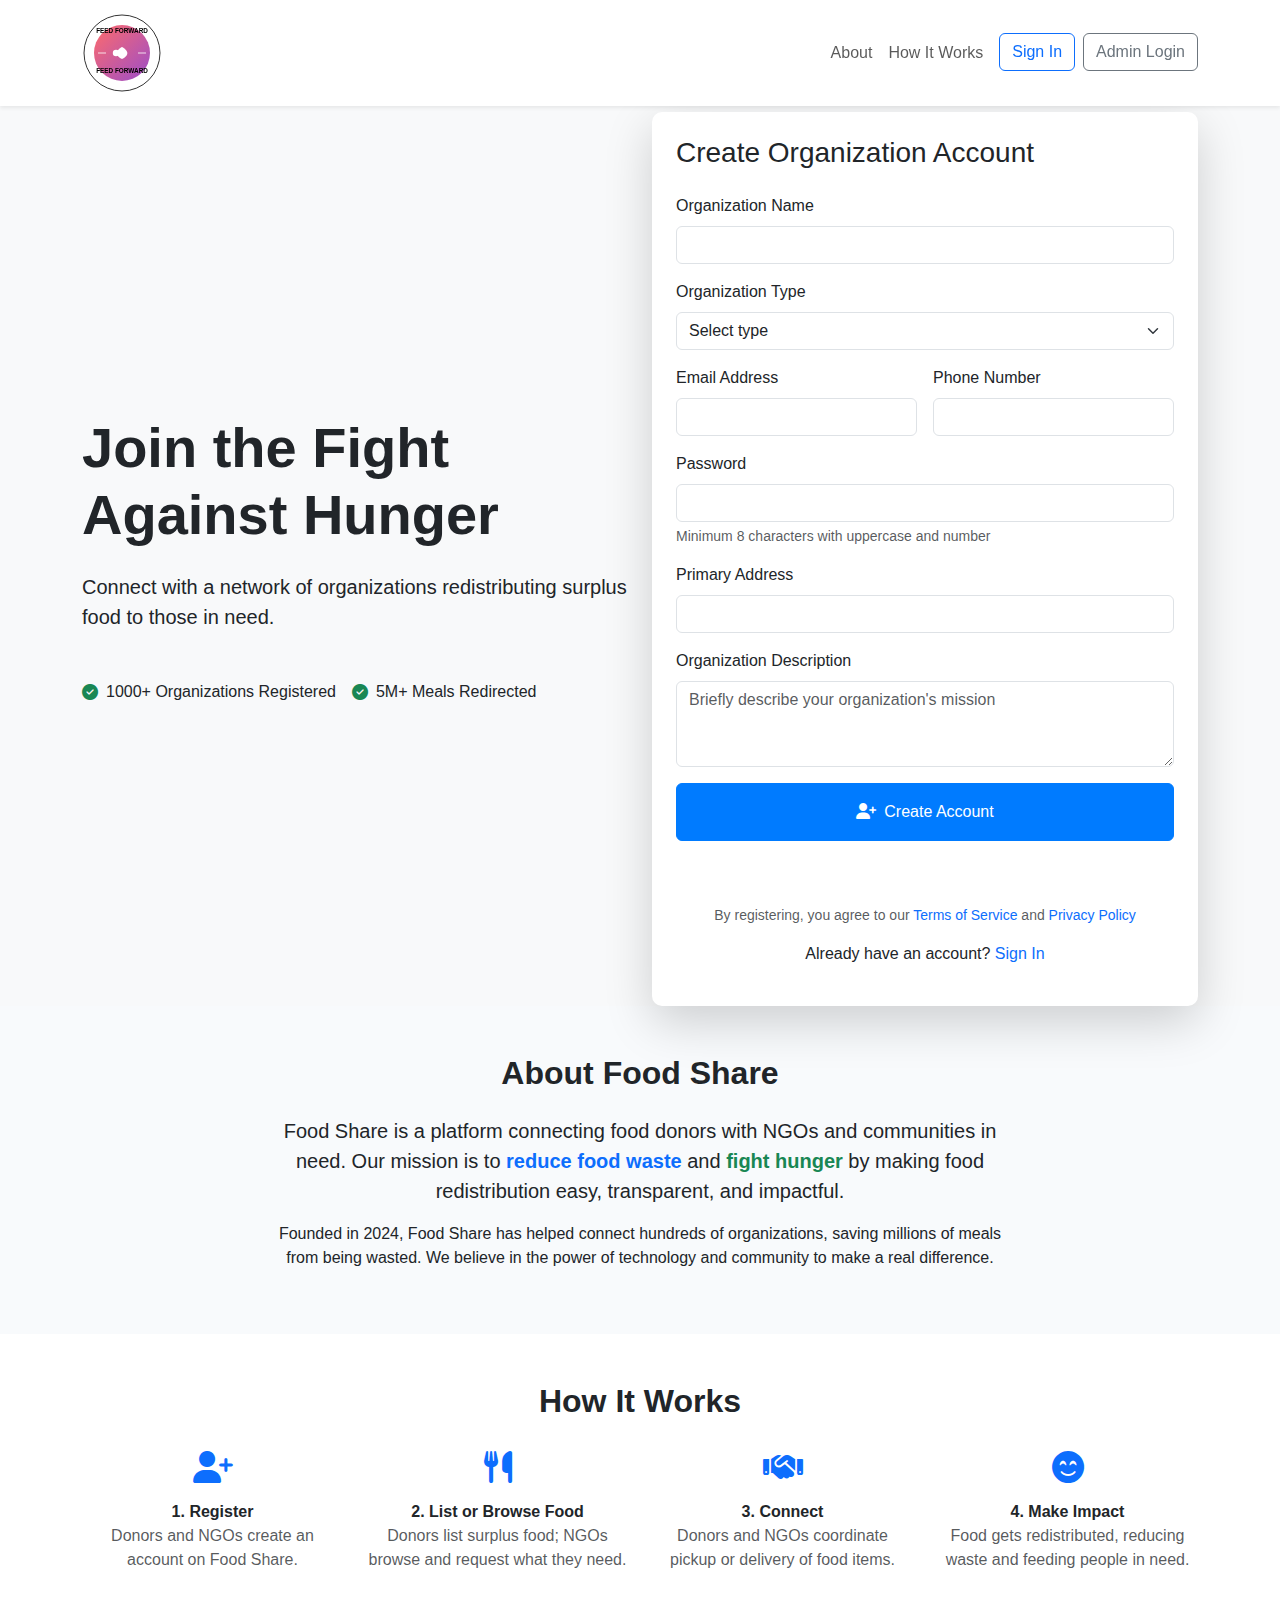
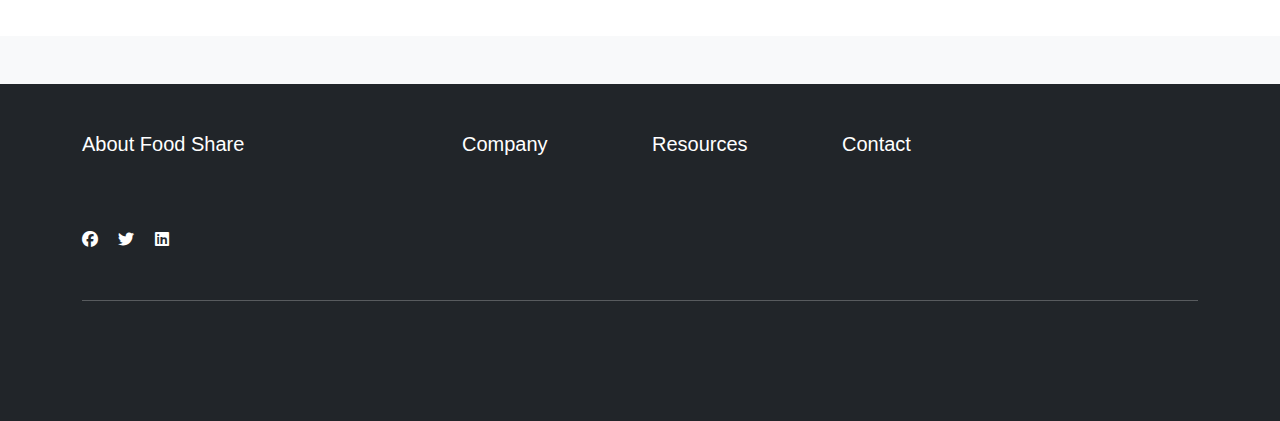
<file: target/classes/static/index.html>
<!DOCTYPE html>
<html lang="en">
<head>
    <meta charset="UTF-8">
    <title>Food Share – Register Your Organization</title>
    <meta name="viewport" content="width=device-width, initial-scale=1.0">
    <meta name="description" content="Join Food Share's network of organizations fighting food waste and hunger. Register your NGO or business to start making an impact today.">
    <link href="https://cdn.jsdelivr.net/npm/bootstrap@5.3.0/dist/css/bootstrap.min.css" rel="stylesheet">
    <link rel="stylesheet" href="https://cdnjs.cloudflare.com/ajax/libs/font-awesome/6.4.0/css/all.min.css">
    <link rel="stylesheet" href="css/style.css">
    <style>
        html {
            scroll-behavior: smooth;
        }
        .section-title {
            font-weight: 700;
            margin-bottom: 1.5rem;
        }
        .how-steps .icon {
            font-size: 2rem;
            color: #0d6efd;
        }
        .how-steps .step-title {
            font-weight: 600;
        }
        .about-section {
            background: #f8fafc;
        }
    </style>
</head>
<body class="bg-light">
    <!-- Navigation -->
    <nav class="navbar navbar-expand-lg navbar-light bg-white shadow-sm fixed-top">
        <div class="container">
            <a class="navbar-brand" href="#top">
                <img src="images/logo.svg" alt="Feed Forward Logo" width="80" height="80">
            </a>
            <button class="navbar-toggler" type="button" data-bs-toggle="collapse" data-bs-target="#navbarNav">
                <span class="navbar-toggler-icon"></span>
            </button>
            <div class="collapse navbar-collapse" id="navbarNav">
                <ul class="navbar-nav ms-auto">
                    <li class="nav-item">
                        <a class="nav-link" href="#about-section">About</a>
                    </li>
                    <li class="nav-item">
                        <a class="nav-link" href="#how-it-works-section">How It Works</a>
                    </li>
                    <li class="nav-item">
                        <a class="btn btn-outline-primary ms-2" href="login.html">Sign In</a>
                    </li>
                    <li class="nav-item">
                        <a class="btn btn-outline-secondary ms-2" href="admin.html">Admin Login</a>
                    </li>
                </ul>
            </div>
        </div>
    </nav>

    <!-- Hero Section / Registration -->
    <header class="hero-registration pt-8 pb-6" id="top" style="padding-top: 7rem;">
        <div class="container">
            <div class="row align-items-center">
                <div class="col-lg-6 text-center text-lg-start">
                    <h1 class="display-4 fw-bold mb-4">Join the Fight Against Hunger</h1>
                    <p class="lead mb-5">Connect with a network of organizations redistributing surplus food to those in need.</p>
                    <div class="d-flex gap-3 justify-content-center justify-content-lg-start">
                        <div class="d-flex align-items-center">
                            <i class="fas fa-check-circle text-success me-2"></i>
                            <span>1000+ Organizations Registered</span>
                        </div>
                        <div class="d-flex align-items-center">
                            <i class="fas fa-check-circle text-success me-2"></i>
                            <span>5M+ Meals Redirected</span>
                        </div>
                    </div>
                </div>
                <div class="col-lg-6">
                    <!-- Registration Card -->
                    <div class="card border-0 shadow-lg mt-5 mt-lg-0">
                        <div class="card-body p-4">
                            <h3 class="mb-4">Create Organization Account</h3>
                            <form id="organizationForm" class="needs-validation" novalidate>
                                <div class="row g-3">
                                    <div class="col-12">
                                        <label for="orgName" class="form-label">Organization Name</label>
                                        <input type="text" class="form-control" id="orgName" required>
                                        <div class="invalid-feedback">Please enter your organization name.</div>
                                    </div>
                                    <div class="col-12">
                                        <label for="orgType" class="form-label">Organization Type</label>
                                        <select class="form-select" id="orgType" required>
                                            <option value="">Select type</option>
                                            <option value="NGO">Non-Profit Organization</option>
                                            <option value="RESTAURANT">Restaurant/Food Service</option>
                                            <option value="RETAILER">Food Retailer</option>
                                            <option value="INDIVIDUAL">Individual Donor</option>
                                        </select>
                                        <div class="invalid-feedback">Please select organization type.</div>
                                    </div>
                                    <div class="col-md-6">
                                        <label for="orgEmail" class="form-label">Email Address</label>
                                        <input type="email" class="form-control" id="orgEmail" required>
                                        <div class="invalid-feedback">Please enter a valid email address.</div>
                                    </div>
                                    <div class="col-md-6">
                                        <label for="orgPhone" class="form-label">Phone Number</label>
                                        <input type="tel" class="form-control" id="orgPhone" required>
                                        <div class="invalid-feedback">Please enter a valid phone number.</div>
                                    </div>
                                    <div class="col-12">
                                        <label for="orgPassword" class="form-label">Password</label>
                                        <input type="password" class="form-control" id="orgPassword" required>
                                        <div class="invalid-feedback">Password must be at least 8 characters.</div>
                                        <div class="form-text">Minimum 8 characters with uppercase and number</div>
                                    </div>
                                    <div class="col-12">
                                        <label for="orgAddress" class="form-label">Primary Address</label>
                                        <input type="text" class="form-control" id="orgAddress" required>
                                        <div class="invalid-feedback">Please enter your organization address.</div>
                                    </div>
                                    <div class="col-12">
                                        <label for="orgDescription" class="form-label">Organization Description</label>
                                        <textarea class="form-control" id="orgDescription" rows="3" placeholder="Briefly describe your organization's mission"></textarea>
                                    </div>
                                    <div class="col-12">
                                        <button type="submit" class="btn btn-primary w-100 py-3">
                                            <i class="fas fa-user-plus me-2"></i>Create Account
                                        </button>
                                    </div>
                                    <div class="col-12">
                                        <div id="formMessage" class="mt-3 text-center"></div>
                                    </div>
                                    <div class="col-12 text-center">
                                        <p class="small text-muted mt-3">
                                            By registering, you agree to our 
                                            <a href="#" class="text-decoration-none">Terms of Service</a> and 
                                            <a href="#" class="text-decoration-none">Privacy Policy</a>
                                        </p>
                                        <p class="mt-3">
                                            Already have an account? 
                                            <a href="login.html" class="text-decoration-none">Sign In</a>
                                        </p>
                                    </div>
                                </div>
                            </form>
                        </div>
                    </div>
                </div>
            </div>
        </div>
    </header>

    <!-- About Section -->
    <section id="about-section" class="about-section py-5">
        <div class="container">
            <h2 class="section-title text-center">About Food Share</h2>
            <div class="row justify-content-center">
                <div class="col-lg-8 text-center">
                    <p class="lead">
                        <strong>Food Share</strong> is a platform connecting food donors with NGOs and communities in need. 
                        Our mission is to <span class="text-primary fw-bold">reduce food waste</span> and 
                        <span class="text-success fw-bold">fight hunger</span> by making food redistribution easy, transparent, and impactful.
                    </p>
                    <p>
                        Founded in 2024, Food Share has helped connect hundreds of organizations, saving millions of meals from being wasted. 
                        We believe in the power of technology and community to make a real difference.
                    </p>
                </div>
            </div>
        </div>
    </section>

    <!-- How It Works Section -->
    <section id="how-it-works-section" class="py-5 bg-white">
        <div class="container">
            <h2 class="section-title text-center">How It Works</h2>
            <div class="row how-steps text-center g-4">
                <div class="col-md-3">
                    <div class="icon mb-2"><i class="fas fa-user-plus"></i></div>
                    <div class="step-title">1. Register</div>
                    <p class="text-muted">Donors and NGOs create an account on Food Share.</p>
                </div>
                <div class="col-md-3">
                    <div class="icon mb-2"><i class="fas fa-utensils"></i></div>
                    <div class="step-title">2. List or Browse Food</div>
                    <p class="text-muted">Donors list surplus food; NGOs browse and request what they need.</p>
                </div>
                <div class="col-md-3">
                    <div class="icon mb-2"><i class="fas fa-handshake"></i></div>
                    <div class="step-title">3. Connect</div>
                    <p class="text-muted">Donors and NGOs coordinate pickup or delivery of food items.</p>
                </div>
                <div class="col-md-3">
                    <div class="icon mb-2"><i class="fas fa-smile-beam"></i></div>
                    <div class="step-title">4. Make Impact</div>
                    <p class="text-muted">Food gets redistributed, reducing waste and feeding people in need.</p>
                </div>
            </div>
        </div>
    </section>

    <!-- Footer -->
    <footer class="bg-dark text-white py-5 mt-5">
        <div class="container">
            <div class="row g-4">
                <div class="col-lg-4">
                    <h5>About Food Share</h5>
                    <p class="text-muted">Connecting surplus food with communities in need through technology and partnership.</p>
                    <div class="social-links">
                        <a href="#" class="text-white me-3"><i class="fab fa-facebook"></i></a>
                        <a href="#" class="text-white me-3"><i class="fab fa-twitter"></i></a>
                        <a href="#" class="text-white me-3"><i class="fab fa-linkedin"></i></a>
                    </div>
                </div>
                <div class="col-lg-2">
                    <h5>Company</h5>
                    <ul class="list-unstyled">
                        <li><a href="#about-section" class="text-muted text-decoration-none">About Us</a></li>
                        <li><a href="#how-it-works-section" class="text-muted text-decoration-none">How It Works</a></li>
                        <li><a href="#" class="text-muted text-decoration-none">Partners</a></li>
                    </ul>
                </div>
                <div class="col-lg-2">
                    <h5>Resources</h5>
                    <ul class="list-unstyled">
                        <li><a href="#" class="text-muted text-decoration-none">Blog</a></li>
                        <li><a href="#" class="text-muted text-decoration-none">FAQs</a></li>
                        <li><a href="#" class="text-muted text-decoration-none">Support</a></li>
                    </ul>
                </div>
                <div class="col-lg-4">
                    <h5>Contact</h5>
                    <ul class="list-unstyled text-muted">
                        <li><i class="fas fa-map-marker-alt me-2"></i>123 Food Drive, NY 10001</li>
                        <li><i class="fas fa-phone me-2"></i>(555) 123-4567</li>
                        <li><i class="fas fa-envelope me-2"></i>contact@foodshare.org</li>
                    </ul>
                </div>
            </div>
            <hr class="my-5">
            <div class="row">
                <div class="col-md-6 text-center text-md-start">
                    <p class="mb-0 text-muted">&copy; 2025 Food Share. All rights reserved.</p>
                </div>
                <div class="col-md-6 text-center text-md-end">
                    <a href="#" class="text-muted text-decoration-none me-3">Privacy Policy</a>
                    <a href="#" class="text-muted text-decoration-none">Terms of Service</a>
                </div>
            </div>
        </div>
    </footer>

    <!-- Success Modal -->
    <div class="modal fade" id="registrationSuccessModal" tabindex="-1">
        <div class="modal-dialog modal-dialog-centered">
            <div class="modal-content">
                <div class="modal-body text-center p-5">
                    <div class="mb-4">
                        <div class="checkmark-circle">
                            <div class="checkmark"></div>
                        </div>
                    </div>
                    <h3 class="mb-3">Registration Successful!</h3>
                    <p class="text-muted mb-4">Your organization account has been created. Let's start making an impact!</p>
                    <button type="button" class="btn btn-primary px-5" data-bs-dismiss="modal">Continue to Dashboard</button>
                </div>
            </div>
        </div>
    </div>

    <script src="https://cdn.jsdelivr.net/npm/bootstrap@5.3.0/dist/js/bootstrap.bundle.min.js"></script>
    <script src="js/main.js"></script>
</body>
</html>
</file>
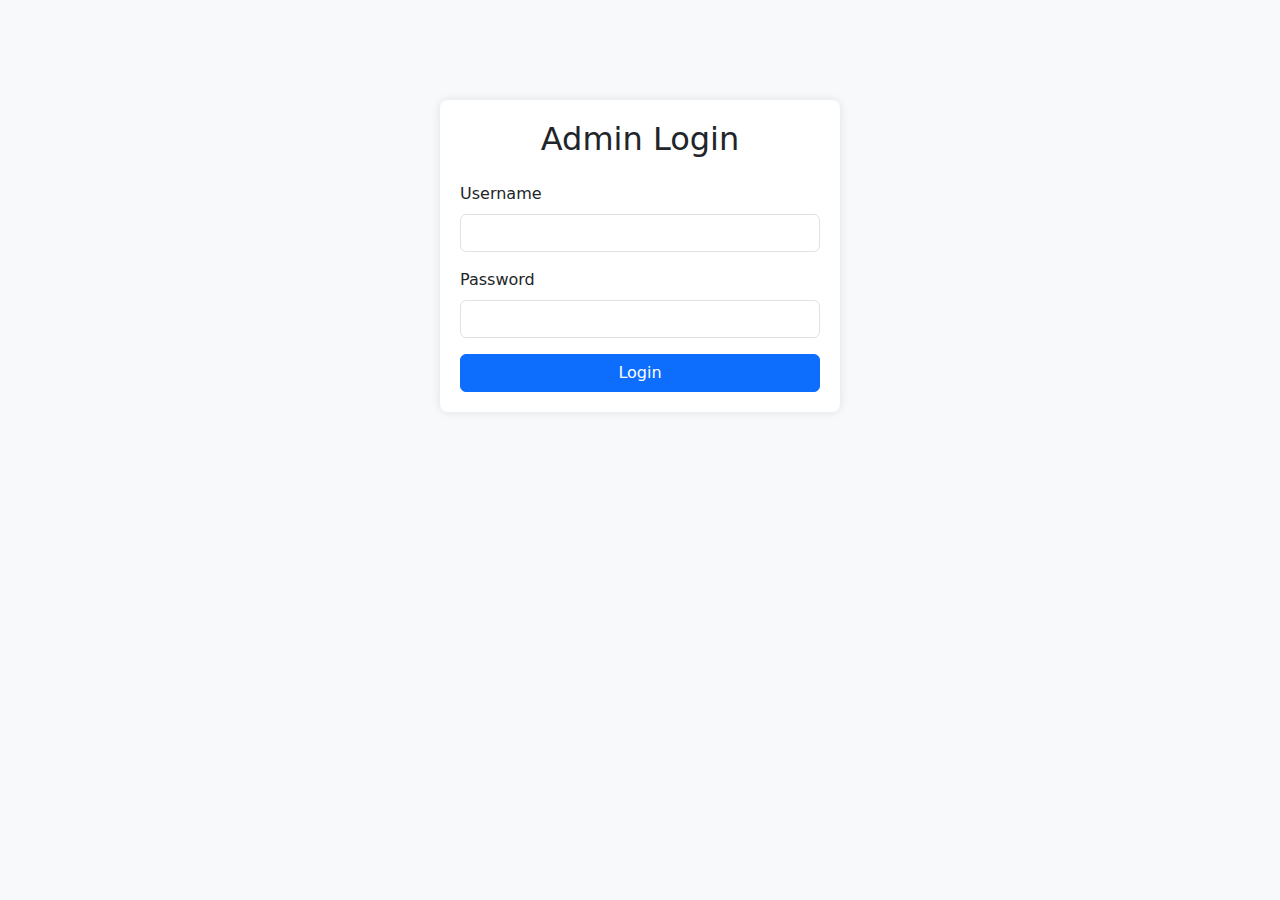
<file: target/classes/static/admin.html>
<!DOCTYPE html>
<html lang="en">
<head>
    <meta charset="UTF-8">
    <meta name="viewport" content="width=device-width, initial-scale=1.0">
    <title>Admin Login - Food Redistribution</title>
    <link href="https://cdn.jsdelivr.net/npm/bootstrap@5.1.3/dist/css/bootstrap.min.css" rel="stylesheet">
    <style>
        body {
            background-color: #f8f9fa;
        }
        .login-container {
            max-width: 400px;
            margin: 100px auto;
            padding: 20px;
            background-color: white;
            border-radius: 8px;
            box-shadow: 0 0 10px rgba(0,0,0,0.1);
        }
        .error-message {
            display: none;
            color: #dc3545;
            margin-top: 10px;
        }
    </style>
</head>
<body>
    <div class="container">
        <div class="login-container">
            <h2 class="text-center mb-4">Admin Login</h2>
            <form id="loginForm" onsubmit="handleLogin(event)">
                <div class="mb-3">
                    <label for="username" class="form-label">Username</label>
                    <input type="text" class="form-control" id="username" required>
                </div>
                <div class="mb-3">
                    <label for="password" class="form-label">Password</label>
                    <input type="password" class="form-control" id="password" required>
                </div>
                <div class="d-grid">
                    <button type="submit" class="btn btn-primary">Login</button>
                </div>
                <div id="errorMessage" class="error-message text-center"></div>
            </form>
        </div>
    </div>

    <script src="https://cdn.jsdelivr.net/npm/bootstrap@5.1.3/dist/js/bootstrap.bundle.min.js"></script>
    <script>
        // Check if already logged in
        document.addEventListener('DOMContentLoaded', () => {
            const token = localStorage.getItem('adminToken');
            if (token) {
                window.location.href = '/admin-dashboard.html';
            }
        });

        function handleLogin(event) {
            event.preventDefault();
            
            const username = document.getElementById('username').value;
            const password = document.getElementById('password').value;
            const errorMessage = document.getElementById('errorMessage');
            
            fetch('/api/admin/login', {
                method: 'POST',
                headers: {
                    'Content-Type': 'application/json',
                },
                body: JSON.stringify({
                    username: username,
                    password: password
                })
            })
            .then(response => {
                if (!response.ok) {
                    throw new Error('Invalid credentials');
                }
                return response.json();
            })
            .then(data => {
                console.log('Login successful:', data);
                localStorage.setItem('adminToken', data.token);
                window.location.href = '/admin-dashboard.html';
            })
            .catch(error => {
                console.error('Login error:', error);
                errorMessage.style.display = 'block';
                errorMessage.textContent = 'Invalid username or password';
            });
        }
    </script>
</body>
</html>
</file>
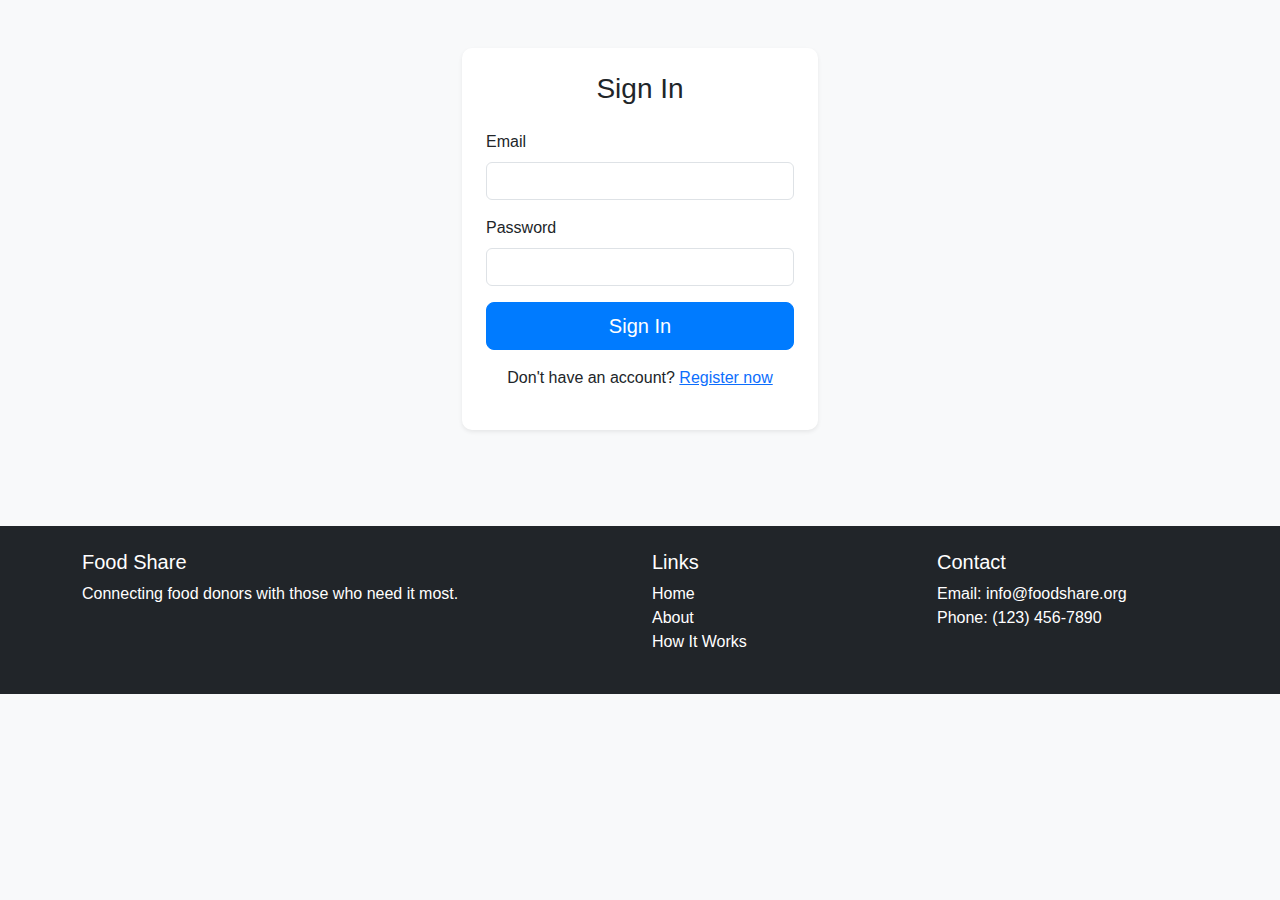
<file: target/classes/static/login.html>
<!DOCTYPE html>
<html lang="en">
<head>
    <meta charset="UTF-8">
    <meta name="viewport" content="width=device-width, initial-scale=1.0">
    <title>Sign In - Food Share</title>
    <link href="https://cdn.jsdelivr.net/npm/bootstrap@5.3.0/dist/css/bootstrap.min.css" rel="stylesheet">
    <link rel="stylesheet" href="css/style.css">
</head>
<body>
    <div class="container py-5">
        <div class="row justify-content-center">
            <div class="col-md-6 col-lg-4">
                <div class="card shadow-sm">
                    <div class="card-body p-4">
                        <h3 class="text-center mb-4">Sign In</h3>
                        <form id="loginForm" autocomplete="off">
                            <div class="mb-3">
                                <label for="loginEmail" class="form-label">Email</label>
                                <input type="email" class="form-control" id="loginEmail" required>
                            </div>
                            <div class="mb-3">
                                <label for="loginPassword" class="form-label">Password</label>
                                <input type="password" class="form-control" id="loginPassword" required>
                            </div>
                            <div class="d-grid">
                                <button type="submit" class="btn btn-primary btn-lg">Sign In</button>
                            </div>
                            <div id="loginMessage" class="mt-3 text-center"></div>
                            <div class="mt-3 text-center">
                                <p>Don't have an account? <a href="index.html">Register now</a></p>
                            </div>
                        </form>
                    </div>
                </div>
            </div>
        </div>
    </div>

    <!-- Footer -->
    <footer class="mt-5 py-4 bg-dark text-white">
        <div class="container">
            <div class="row">
                <div class="col-md-6">
                    <h5>Food Share</h5>
                    <p>Connecting food donors with those who need it most.</p>
                </div>
                <div class="col-md-3">
                    <h5>Links</h5>
                    <ul class="list-unstyled">
                        <li><a href="#" class="text-white">Home</a></li>
                        <li><a href="#" class="text-white">About</a></li>
                        <li><a href="#" class="text-white">How It Works</a></li>
                    </ul>
                </div>
                <div class="col-md-3">
                    <h5>Contact</h5>
                    <ul class="list-unstyled">
                        <li>Email: info@foodshare.org</li>
                        <li>Phone: (123) 456-7890</li>
                    </ul>
                </div>
            </div>
        </div>
    </footer>

    <script src="https://cdn.jsdelivr.net/npm/bootstrap@5.3.0/dist/js/bootstrap.bundle.min.js"></script>
    <script src="js/login.js"></script>
</body>
</html>
</file>
<file: target/classes/static/css/style.css>
body {
    background-color: #f8f9fa;
    font-family: Arial, sans-serif;
}

.card {
    border-radius: 10px;
    border: none;
    box-shadow: 0 0.5rem 1rem rgba(0, 0, 0, 0.15);
}

.btn-primary {
    background-color: #007bff;
    border-color: #007bff;
}

.btn-primary:hover {
    background-color: #0069d9;
    border-color: #0062cc;
}

footer a {
    text-decoration: none;
}

footer a:hover {
    text-decoration: underline;
}
</file>
